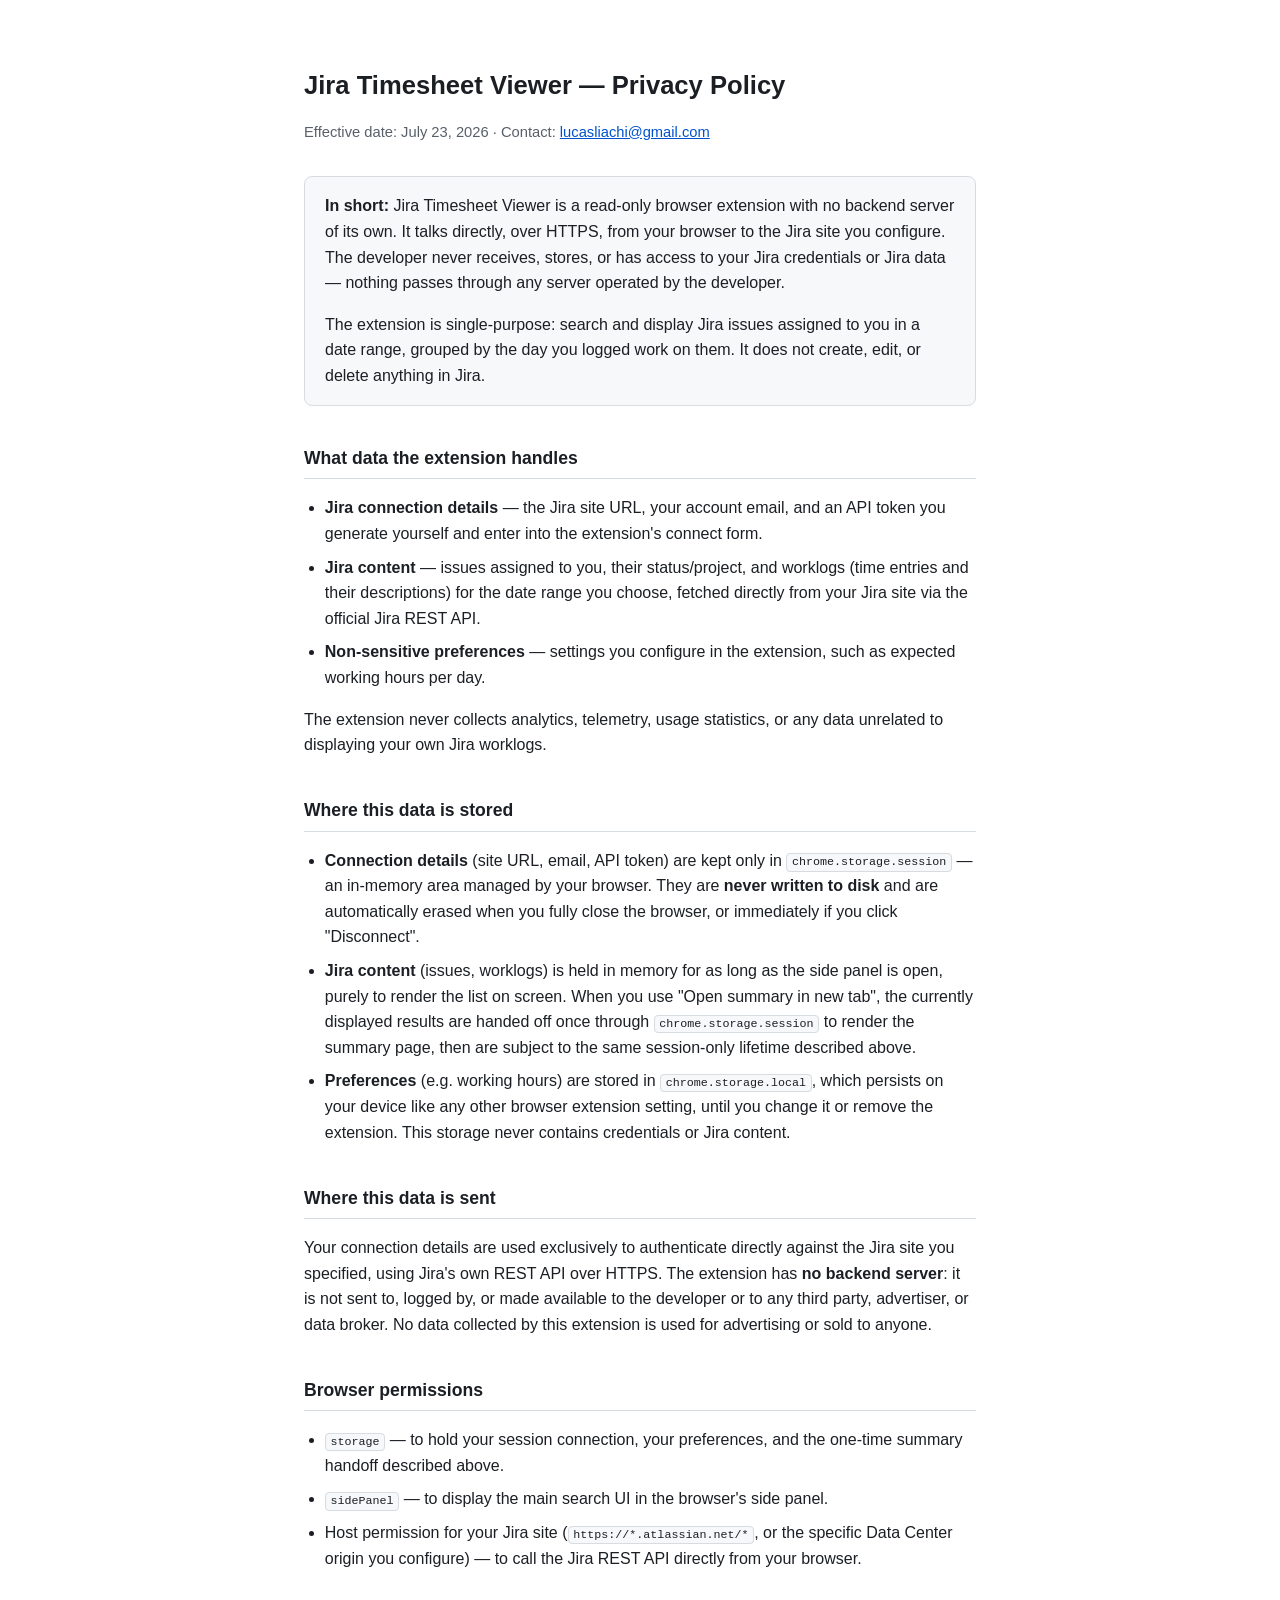
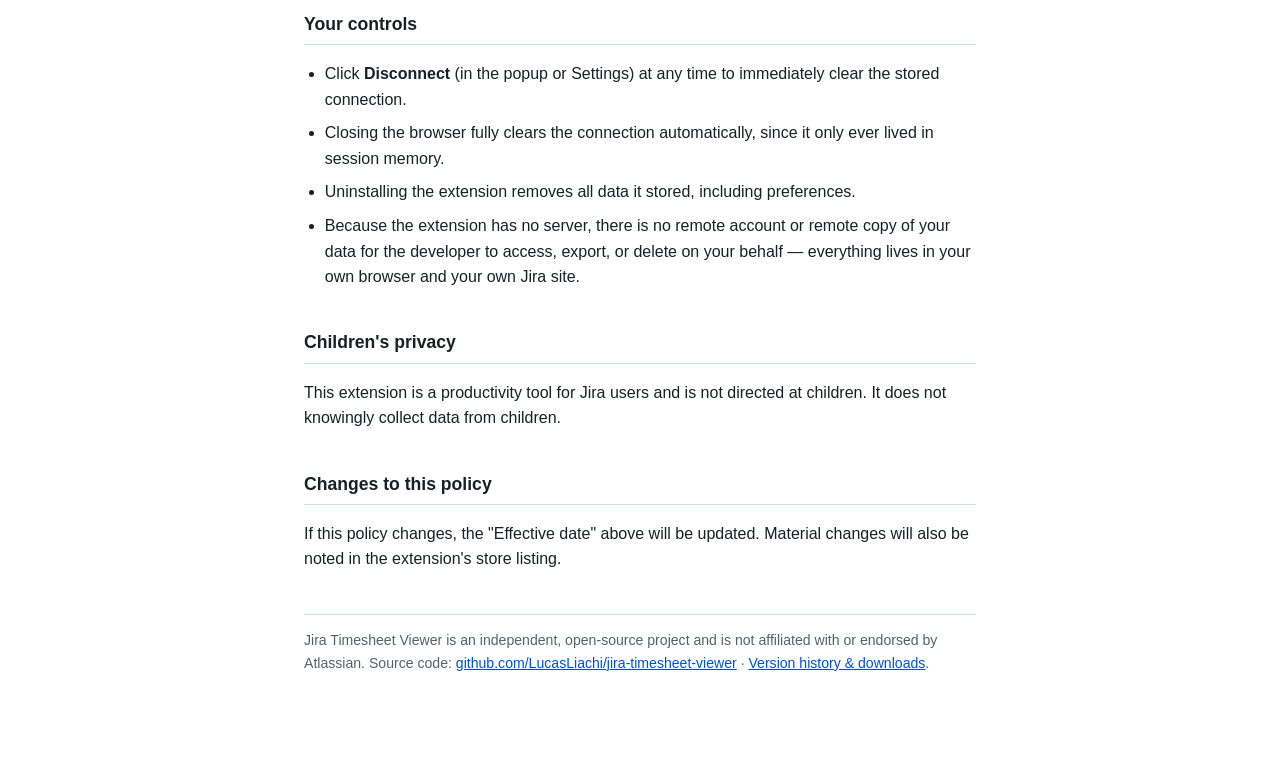
<file: docs/index.html>
<!doctype html>
<html lang="en">
<head>
<meta charset="utf-8">
<meta name="viewport" content="width=device-width, initial-scale=1">
<title>Jira Timesheet Viewer — Privacy Policy</title>
<style>
  :root {
    --bg: #ffffff;
    --fg: #1b1f24;
    --muted: #57606a;
    --accent: #0052cc;
    --border: #d7dce1;
    --card: #f6f8fa;
  }
  @media (prefers-color-scheme: dark) {
    :root {
      --bg: #0d1117;
      --fg: #e6edf3;
      --muted: #9aa5b1;
      --accent: #4c9aff;
      --border: #2d333b;
      --card: #161b22;
    }
  }
  * { box-sizing: border-box; }
  body {
    margin: 0;
    background: var(--bg);
    color: var(--fg);
    font-family: -apple-system, BlinkMacSystemFont, "Segoe UI", Roboto, Helvetica, Arial, sans-serif;
    line-height: 1.6;
  }
  main {
    max-width: 720px;
    margin: 0 auto;
    padding: 48px 24px 96px;
  }
  h1 {
    font-size: 1.6rem;
    margin-bottom: 4px;
  }
  .meta {
    color: var(--muted);
    font-size: 0.92rem;
    margin-bottom: 32px;
  }
  h2 {
    font-size: 1.1rem;
    margin-top: 2.2em;
    border-bottom: 1px solid var(--border);
    padding-bottom: 6px;
  }
  p, li { color: var(--fg); }
  ul { padding-left: 1.3em; }
  li { margin-bottom: 0.5em; }
  .summary {
    background: var(--card);
    border: 1px solid var(--border);
    border-radius: 8px;
    padding: 16px 20px;
    margin: 24px 0;
  }
  .summary p:first-child { margin-top: 0; }
  .summary p:last-child { margin-bottom: 0; }
  a { color: var(--accent); }
  code {
    background: var(--card);
    border: 1px solid var(--border);
    border-radius: 4px;
    padding: 0.1em 0.4em;
    font-size: 0.9em;
  }
  footer {
    margin-top: 3em;
    padding-top: 1em;
    border-top: 1px solid var(--border);
    color: var(--muted);
    font-size: 0.88rem;
  }
</style>
</head>
<body>
<main>
  <h1>Jira Timesheet Viewer — Privacy Policy</h1>
  <p class="meta">Effective date: July 23, 2026 · Contact: <a href="mailto:lucasliachi@gmail.com">lucasliachi@gmail.com</a></p>

  <div class="summary">
    <p><strong>In short:</strong> Jira Timesheet Viewer is a read-only browser extension with no backend server of its own. It talks directly, over HTTPS, from your browser to the Jira site you configure. The developer never receives, stores, or has access to your Jira credentials or Jira data — nothing passes through any server operated by the developer.</p>
    <p>The extension is single-purpose: search and display Jira issues assigned to you in a date range, grouped by the day you logged work on them. It does not create, edit, or delete anything in Jira.</p>
  </div>

  <h2>What data the extension handles</h2>
  <ul>
    <li><strong>Jira connection details</strong> — the Jira site URL, your account email, and an API token you generate yourself and enter into the extension's connect form.</li>
    <li><strong>Jira content</strong> — issues assigned to you, their status/project, and worklogs (time entries and their descriptions) for the date range you choose, fetched directly from your Jira site via the official Jira REST API.</li>
    <li><strong>Non-sensitive preferences</strong> — settings you configure in the extension, such as expected working hours per day.</li>
  </ul>
  <p>The extension never collects analytics, telemetry, usage statistics, or any data unrelated to displaying your own Jira worklogs.</p>

  <h2>Where this data is stored</h2>
  <ul>
    <li><strong>Connection details</strong> (site URL, email, API token) are kept only in <code>chrome.storage.session</code> — an in-memory area managed by your browser. They are <strong>never written to disk</strong> and are automatically erased when you fully close the browser, or immediately if you click "Disconnect".</li>
    <li><strong>Jira content</strong> (issues, worklogs) is held in memory for as long as the side panel is open, purely to render the list on screen. When you use "Open summary in new tab", the currently displayed results are handed off once through <code>chrome.storage.session</code> to render the summary page, then are subject to the same session-only lifetime described above.</li>
    <li><strong>Preferences</strong> (e.g. working hours) are stored in <code>chrome.storage.local</code>, which persists on your device like any other browser extension setting, until you change it or remove the extension. This storage never contains credentials or Jira content.</li>
  </ul>

  <h2>Where this data is sent</h2>
  <p>Your connection details are used exclusively to authenticate directly against the Jira site you specified, using Jira's own REST API over HTTPS. The extension has <strong>no backend server</strong>: it is not sent to, logged by, or made available to the developer or to any third party, advertiser, or data broker. No data collected by this extension is used for advertising or sold to anyone.</p>

  <h2>Browser permissions</h2>
  <ul>
    <li><code>storage</code> — to hold your session connection, your preferences, and the one-time summary handoff described above.</li>
    <li><code>sidePanel</code> — to display the main search UI in the browser's side panel.</li>
    <li>Host permission for your Jira site (<code>https://*.atlassian.net/*</code>, or the specific Data Center origin you configure) — to call the Jira REST API directly from your browser.</li>
  </ul>

  <h2>Your controls</h2>
  <ul>
    <li>Click <strong>Disconnect</strong> (in the popup or Settings) at any time to immediately clear the stored connection.</li>
    <li>Closing the browser fully clears the connection automatically, since it only ever lived in session memory.</li>
    <li>Uninstalling the extension removes all data it stored, including preferences.</li>
    <li>Because the extension has no server, there is no remote account or remote copy of your data for the developer to access, export, or delete on your behalf — everything lives in your own browser and your own Jira site.</li>
  </ul>

  <h2>Children's privacy</h2>
  <p>This extension is a productivity tool for Jira users and is not directed at children. It does not knowingly collect data from children.</p>

  <h2>Changes to this policy</h2>
  <p>If this policy changes, the "Effective date" above will be updated. Material changes will also be noted in the extension's store listing.</p>

  <footer>
    Jira Timesheet Viewer is an independent, open-source project and is not affiliated with or endorsed by Atlassian. Source code: <a href="https://github.com/LucasLiachi/jira-timesheet-viewer">github.com/LucasLiachi/jira-timesheet-viewer</a> · <a href="changelog.html">Version history & downloads</a>.
  </footer>
</main>
</body>
</html>
</file>
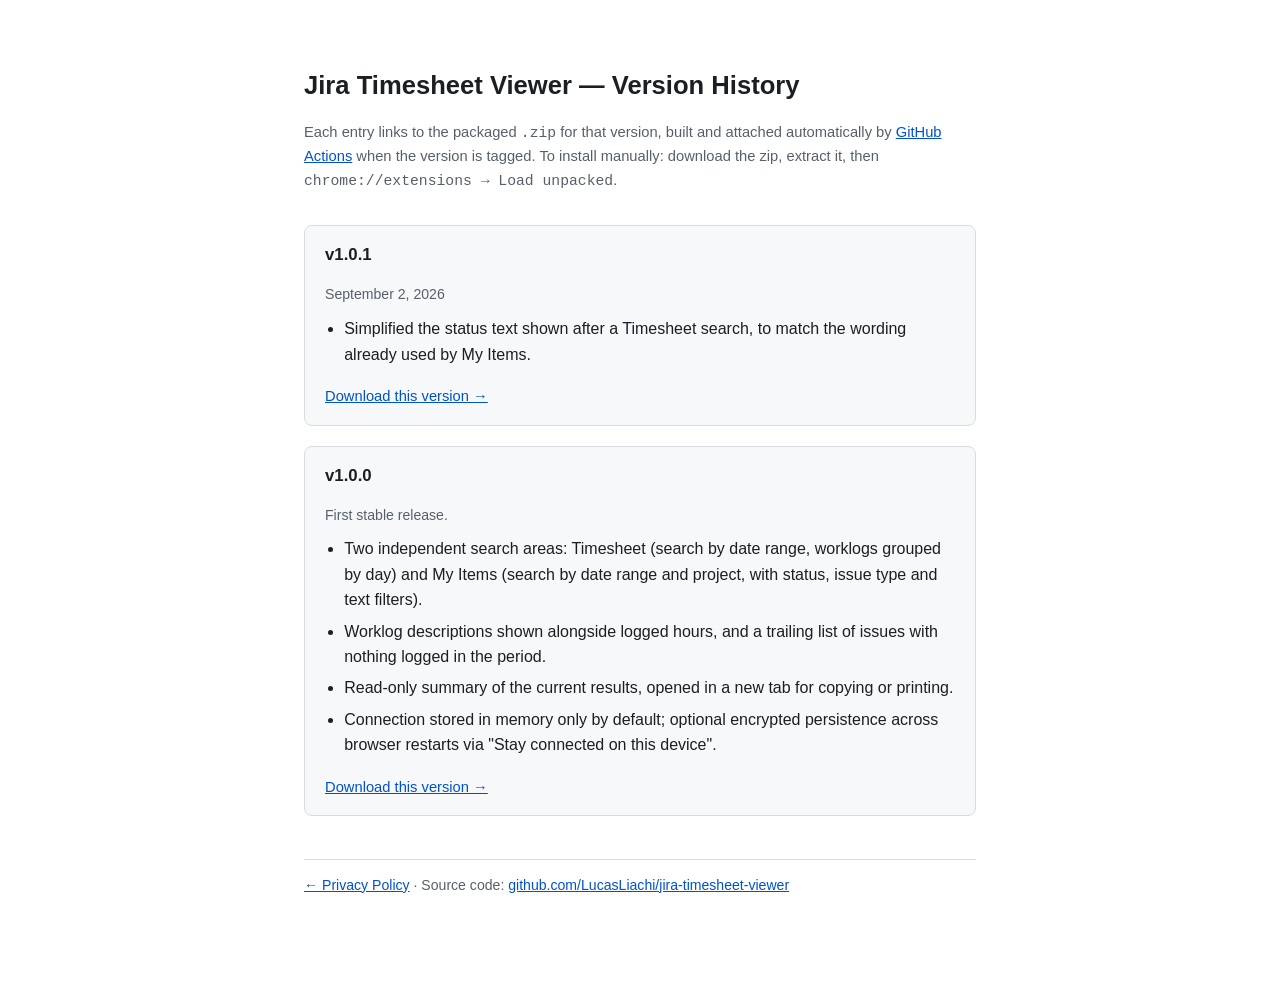
<file: docs/changelog.html>
<!doctype html>
<html lang="en">
<head>
<meta charset="utf-8">
<meta name="viewport" content="width=device-width, initial-scale=1">
<title>Jira Timesheet Viewer — Version History</title>
<style>
  :root {
    --bg: #ffffff;
    --fg: #1b1f24;
    --muted: #57606a;
    --accent: #0052cc;
    --border: #d7dce1;
    --card: #f6f8fa;
  }
  @media (prefers-color-scheme: dark) {
    :root {
      --bg: #0d1117;
      --fg: #e6edf3;
      --muted: #9aa5b1;
      --accent: #4c9aff;
      --border: #2d333b;
      --card: #161b22;
    }
  }
  * { box-sizing: border-box; }
  body {
    margin: 0;
    background: var(--bg);
    color: var(--fg);
    font-family: -apple-system, BlinkMacSystemFont, "Segoe UI", Roboto, Helvetica, Arial, sans-serif;
    line-height: 1.6;
  }
  main {
    max-width: 720px;
    margin: 0 auto;
    padding: 48px 24px 96px;
  }
  h1 {
    font-size: 1.6rem;
    margin-bottom: 4px;
  }
  .meta {
    color: var(--muted);
    font-size: 0.92rem;
    margin-bottom: 32px;
  }
  .release {
    background: var(--card);
    border: 1px solid var(--border);
    border-radius: 8px;
    padding: 16px 20px;
    margin: 20px 0;
  }
  .release h2 {
    font-size: 1.05rem;
    margin: 0 0 4px;
  }
  .release .date {
    color: var(--muted);
    font-size: 0.88rem;
    margin-bottom: 10px;
  }
  .release ul {
    padding-left: 1.2em;
    margin: 10px 0;
  }
  .release li {
    margin-bottom: 0.35em;
  }
  a { color: var(--accent); }
  .download {
    display: inline-block;
    margin-top: 8px;
    font-size: 0.92rem;
  }
  footer {
    margin-top: 3em;
    padding-top: 1em;
    border-top: 1px solid var(--border);
    color: var(--muted);
    font-size: 0.88rem;
  }
</style>
</head>
<body>
<main>
  <h1>Jira Timesheet Viewer — Version History</h1>
  <p class="meta">Each entry links to the packaged <code>.zip</code> for that version, built and attached automatically by <a href="https://github.com/LucasLiachi/jira-timesheet-viewer/actions/workflows/release.yml">GitHub Actions</a> when the version is tagged. To install manually: download the zip, extract it, then <code>chrome://extensions → Load unpacked</code>.</p>

  <!-- ship-release skill: newest entry goes right below this comment -->

  <div class="release">
    <h2>v1.0.1</h2>
    <p class="date">September 2, 2026</p>
    <ul>
      <li>Simplified the status text shown after a Timesheet search, to match the wording already used by My Items.</li>
    </ul>
    <a class="download" href="https://github.com/LucasLiachi/jira-timesheet-viewer/releases/tag/v1.0.1">Download this version →</a>
  </div>

  <div class="release">
    <h2>v1.0.0</h2>
    <p class="date">First stable release.</p>
    <ul>
      <li>Two independent search areas: Timesheet (search by date range, worklogs grouped by day) and My Items (search by date range and project, with status, issue type and text filters).</li>
      <li>Worklog descriptions shown alongside logged hours, and a trailing list of issues with nothing logged in the period.</li>
      <li>Read-only summary of the current results, opened in a new tab for copying or printing.</li>
      <li>Connection stored in memory only by default; optional encrypted persistence across browser restarts via "Stay connected on this device".</li>
    </ul>
    <a class="download" href="https://github.com/LucasLiachi/jira-timesheet-viewer/releases/tag/v1.0.0">Download this version →</a>
  </div>

  <footer>
    <a href="index.html">← Privacy Policy</a> · Source code: <a href="https://github.com/LucasLiachi/jira-timesheet-viewer">github.com/LucasLiachi/jira-timesheet-viewer</a>
  </footer>
</main>
</body>
</html>
</file>
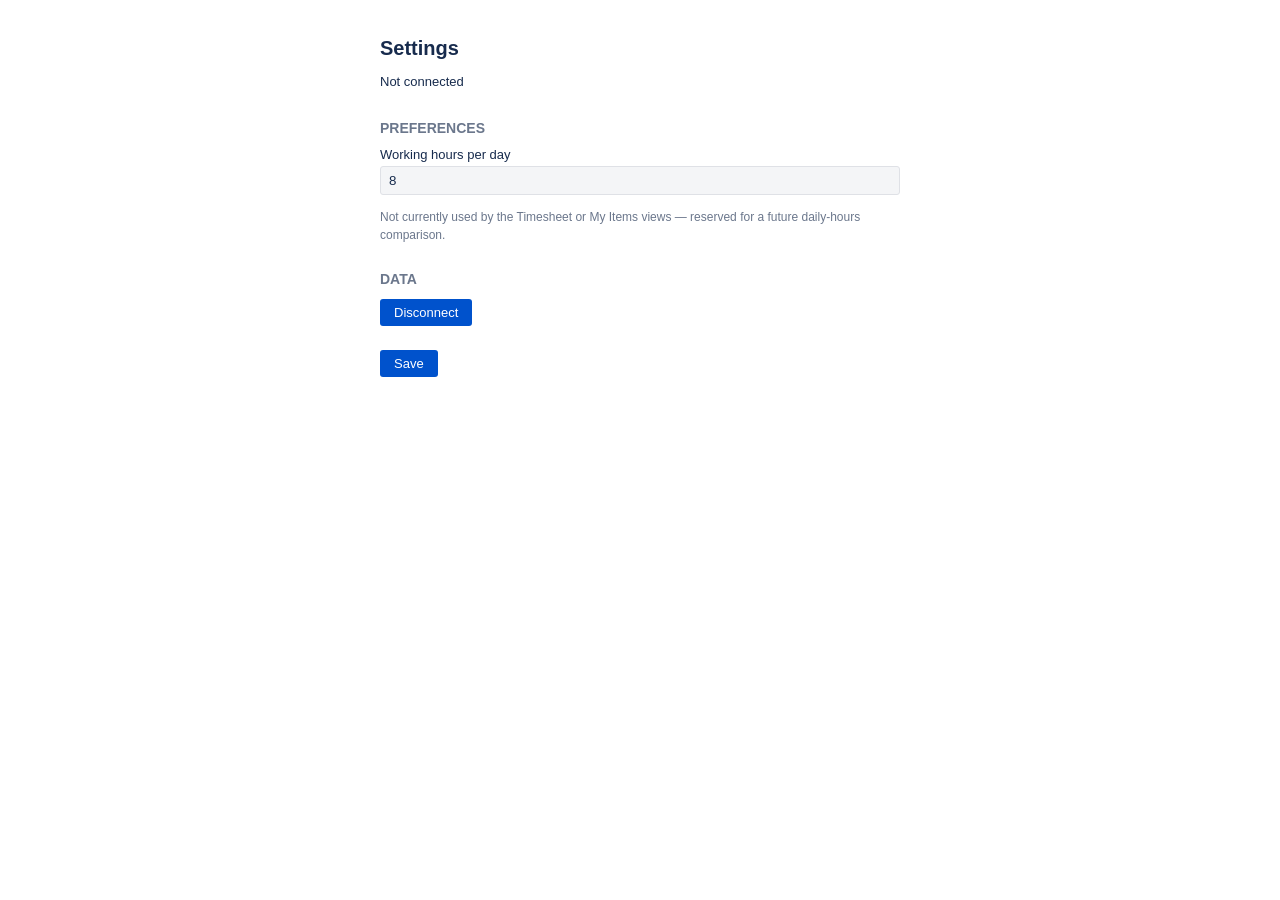
<file: src/options/options.html>
<!doctype html>
<html lang="en">
  <head>
    <meta charset="utf-8" />
    <title>Jira Timesheet Viewer — Settings</title>
    <link rel="stylesheet" href="options.css" />
  </head>
  <body>
    <main>
      <h1>Settings</h1>

      <!-- Read-only: this page observes the connection, it doesn't create one.
           Base URL / e-mail / API token are entered on the popup's Connect form,
           never on this page — kept in chrome.storage.session (memory-only,
           cleared on browser close), never in chrome.storage.local or on disk. -->
      <p id="status" role="status">Not connected</p>

      <section>
        <h2>Preferences</h2>
        <label>Working hours per day
          <input id="workdayHours" type="number" min="1" max="24" step="0.5" value="8" />
        </label>
        <small>Not currently used by the Timesheet or My Items views — reserved for a future daily-hours comparison.</small>
      </section>

      <section>
        <h2>Data</h2>
        <button id="disconnect" type="button">Disconnect</button>
      </section>

      <div class="actions">
        <button id="save" type="button">Save</button>
      </div>
    </main>
    <script type="module" src="options.js"></script>
  </body>
</html>
</file>
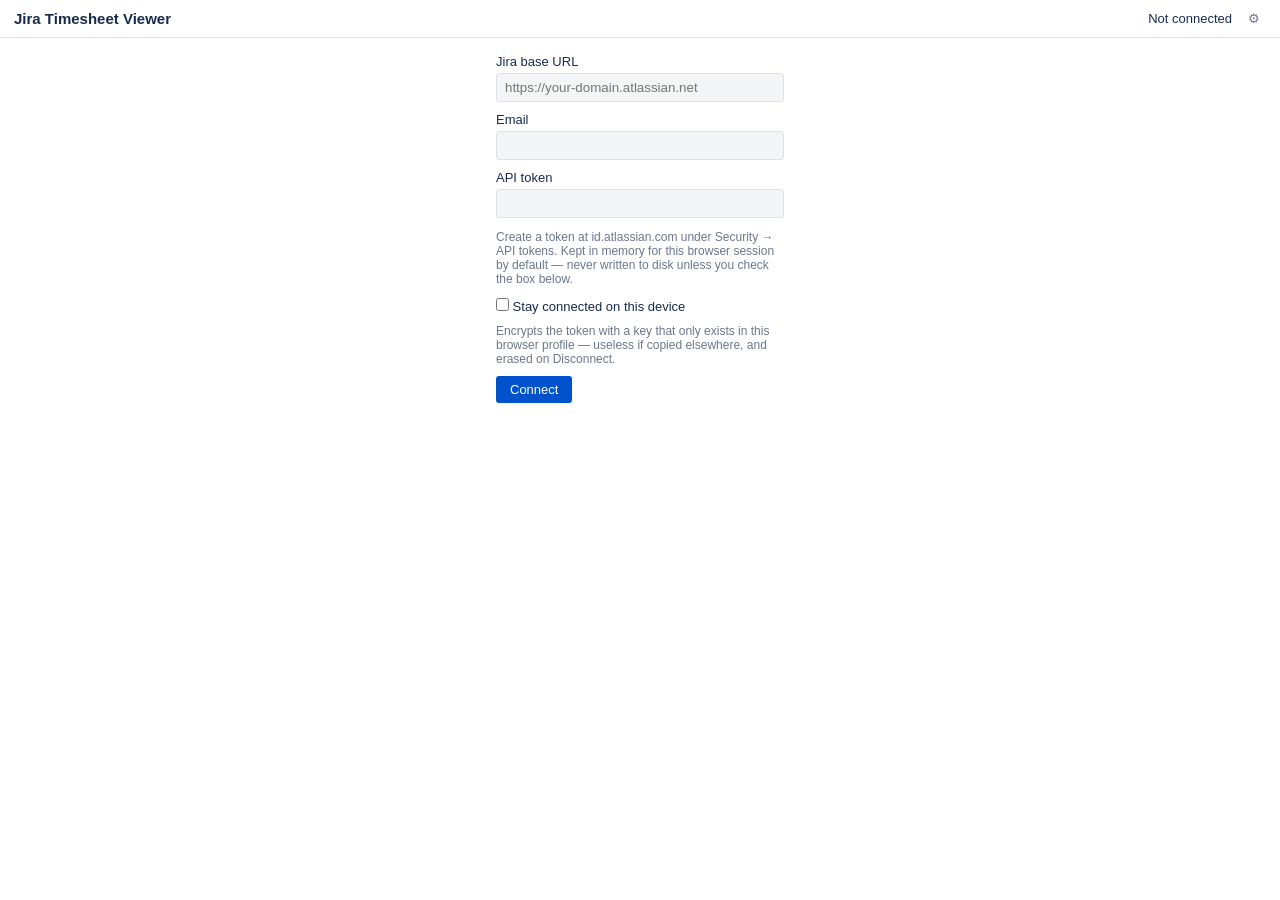
<file: src/panel/panel.html>
<!doctype html>
<html lang="en">
  <head>
    <meta charset="utf-8" />
    <title>Jira Timesheet Viewer</title>
    <link rel="stylesheet" href="panel.css" />
  </head>
  <body>
    <header class="shell-header">
      <h1>Jira Timesheet Viewer</h1>
      <div class="header-actions">
        <span id="who">Not connected</span>
        <button id="disconnect" type="button" hidden>Disconnect</button>
        <button id="open-settings" type="button" title="Settings" aria-label="Settings">&#9881;&#xFE0E;</button>
      </div>
    </header>

    <div id="connect-container"></div>

    <main id="app" hidden>
      <!-- CONTEXT 1 — TIMESHEET (worklogs in the period) -->
      <section class="context-section" id="timesheet-context">
        <h2 class="context-heading">Timesheet</h2>
        <div class="calendar-toolbar">
          <button id="prev-month" type="button" aria-label="Previous month">&lsaquo;</button>
          <span id="month-label"></span>
          <button id="next-month" type="button" aria-label="Next month">&rsaquo;</button>
        </div>
        <div id="calendar"></div>
        <p class="range-summary">
          <span id="range-hint" class="hint"></span>
          <span id="period-total" class="hint"></span>
        </p>
        <button id="search-btn" type="button" class="search-button" disabled title="Search worklogs for the selected period">
          Search Timesheet
        </button>
        <p id="timesheet-status" class="hint"></p>
        <div id="timesheet-list"></div>
        <button id="open-summary" type="button" class="summary-button" disabled title="Open a summary of logged worklogs in a new tab">
          Open summary in new tab
        </button>
      </section>

      <hr class="context-divider" />

      <!-- CONTEXT 2 — MY ITEMS (assigned issues, ownership view) -->
      <section class="context-section" id="my-items-context">
        <h2 class="context-heading">My Items</h2>
        <div id="project-filter"></div>
        <div id="status-filter"></div>
        <div id="issue-type-filter"></div>
        <div class="text-filter">
          <input id="work-item-filter" type="text" placeholder="Search by key or summary…" aria-label="Search work items" />
        </div>
        <div class="unlogged-toggle-wrapper">
          <label class="unlogged-toggle-label">
            <input id="unlogged-only-filter" type="checkbox" />
            <span class="unlogged-toggle-text">⚠️ Unlogged only</span>
          </label>
        </div>
        <p class="range-summary">
          <span id="unlogged-count-badge" class="unlogged-badge" hidden></span>
        </p>
        <button id="search-my-items-btn" type="button" class="search-button" disabled title="Search assigned items for the selected period">
          Search My Items
        </button>
        <p id="my-items-status" class="hint"></p>
        <div id="my-items-list"></div>
      </section>
    </main>

    <script type="module" src="panel.js"></script>
  </body>
</html>
</file>
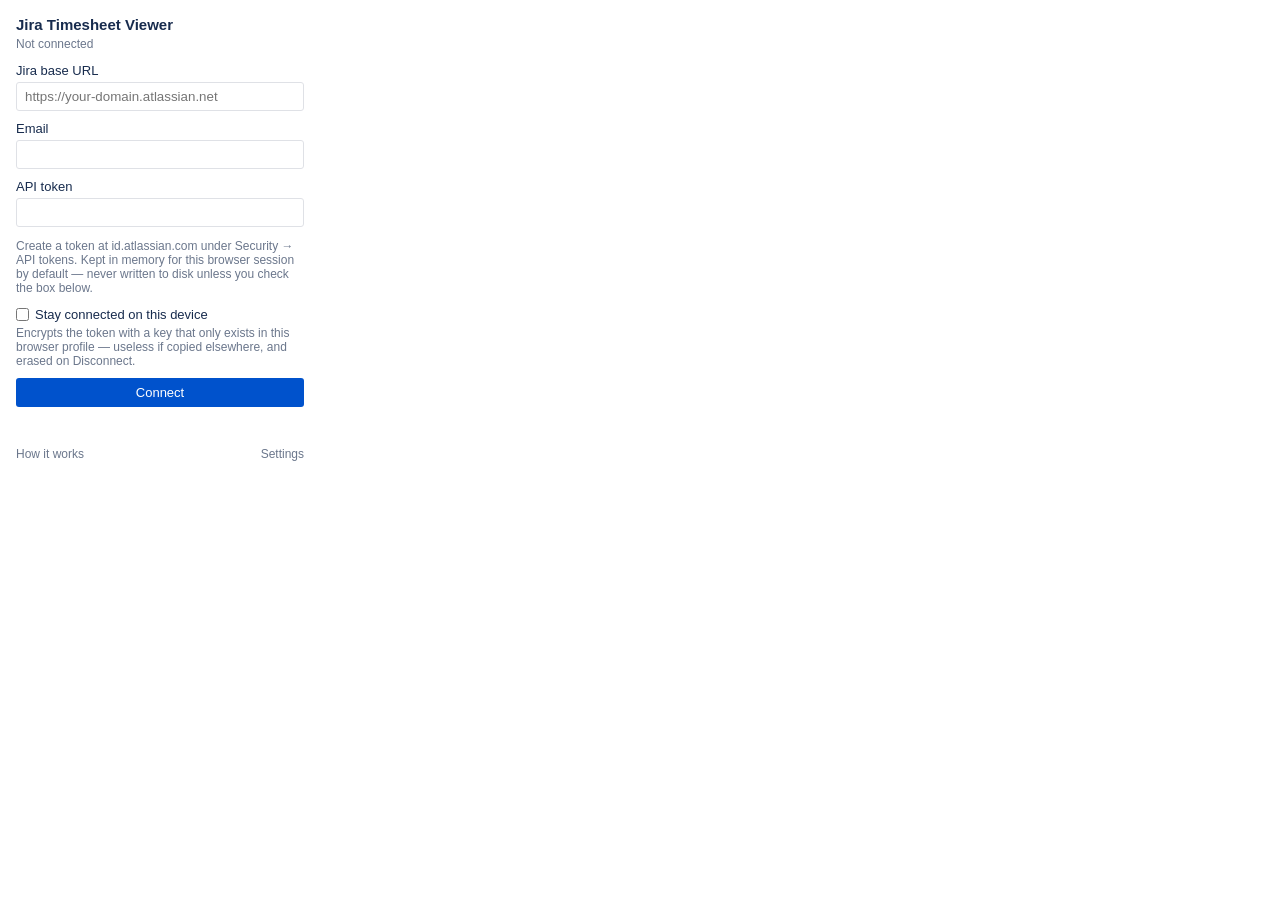
<file: src/popup/popup.html>
<!doctype html>
<html lang="en">
  <head>
    <meta charset="utf-8" />
    <title>Jira Timesheet Viewer</title>
    <style>
      body { width: 320px; margin: 0; font-family: -apple-system, "Segoe UI", sans-serif; color: #172b4d; }
      main { padding: 16px; }
      h1 { font-size: 15px; margin: 0 0 4px; }
      #who { color: #6b778c; font-size: 12px; margin: 0 0 12px; }
      label { display: block; margin-bottom: 10px; font-size: 13px; }
      input {
        display: block; width: 100%; box-sizing: border-box; margin-top: 4px;
        padding: 6px 8px; border: 1px solid #dfe1e6; border-radius: 3px;
      }
      .connect-disclosure { color: #6b778c; font-size: 12px; }
      .connect-remember { display: flex; align-items: center; gap: 6px; font-size: 13px; margin-bottom: 4px; }
      .connect-remember input { display: inline; width: auto; margin: 0; }
      .connect-remember-hint { color: #6b778c; font-size: 12px; margin: 0 0 10px; }
      button {
        padding: 7px 14px; border: none; border-radius: 3px; background: #0052cc;
        color: #fff; cursor: pointer; font-size: 13px; width: 100%;
      }
      .connect-status { font-size: 12px; min-height: 16px; color: #de350b; }
      .links { margin-top: 12px; display: flex; justify-content: space-between; font-size: 12px; }
      .links a { color: #6b778c; text-decoration: none; }
      .links a:hover { color: #0052cc; }
    </style>
  </head>
  <body>
    <main>
      <h1>Jira Timesheet Viewer</h1>
      <p id="who">Not connected</p>

      <div id="connect-container"></div>

      <button id="open-panel" type="button" hidden>Open My Items</button>

      <p class="links">
        <a href="#" id="open-help">How it works</a>
        <a href="#" id="open-settings">Settings</a>
      </p>
    </main>
    <script type="module" src="popup.js"></script>
  </body>
</html>
</file>
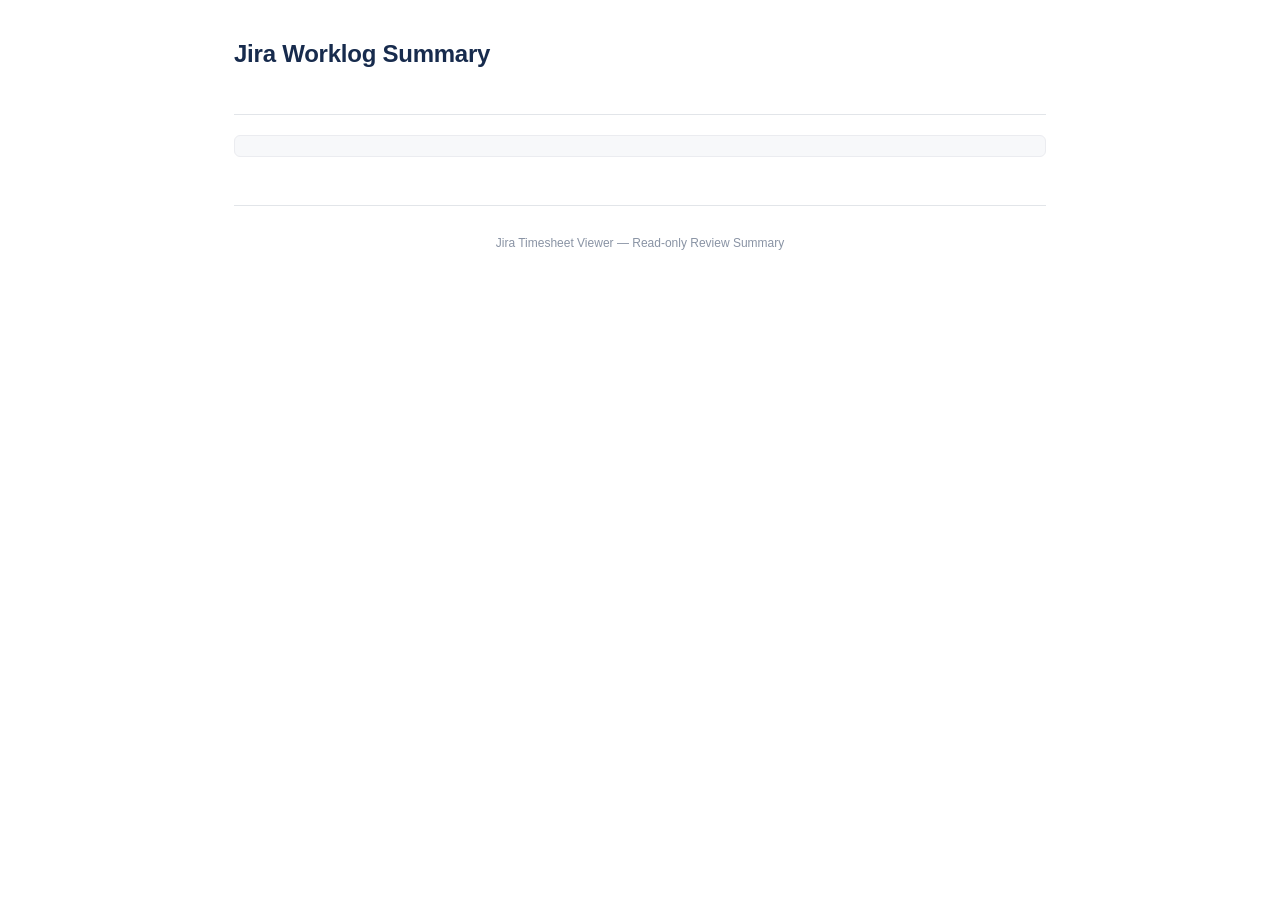
<file: src/summary/summary.html>
<!doctype html>
<html lang="en">
  <head>
    <meta charset="utf-8" />
    <meta name="viewport" content="width=device-width, initial-scale=1.0" />
    <title>Jira Worklog Summary</title>
    <link rel="stylesheet" href="summary.css" />
  </head>
  <body>
    <div class="summary-container">
      <header class="summary-header">
        <div class="header-main">
          <h1>Jira Worklog Summary</h1>
          <p id="range-label" class="range-label"></p>
          <div id="filters-container" class="filters-container">
            <p id="filters-label" class="filters-label"></p>
          </div>
        </div>

        <div id="kpi-metrics" class="kpi-metrics"></div>
      </header>

      <nav id="summary-toc" class="summary-toc" aria-label="Day Index"></nav>

      <main id="summary-main">
        <section id="days" class="days-section" aria-label="Logged Days"></section>
        <section id="unlogged" class="unlogged-section" aria-label="Pending Unlogged Work Items"></section>
      </main>

      <footer class="summary-footer">
        <p id="footer-meta">Jira Timesheet Viewer — Read-only Review Summary</p>
      </footer>
    </div>
    <script type="module" src="summary.js"></script>
  </body>
</html>
</file>
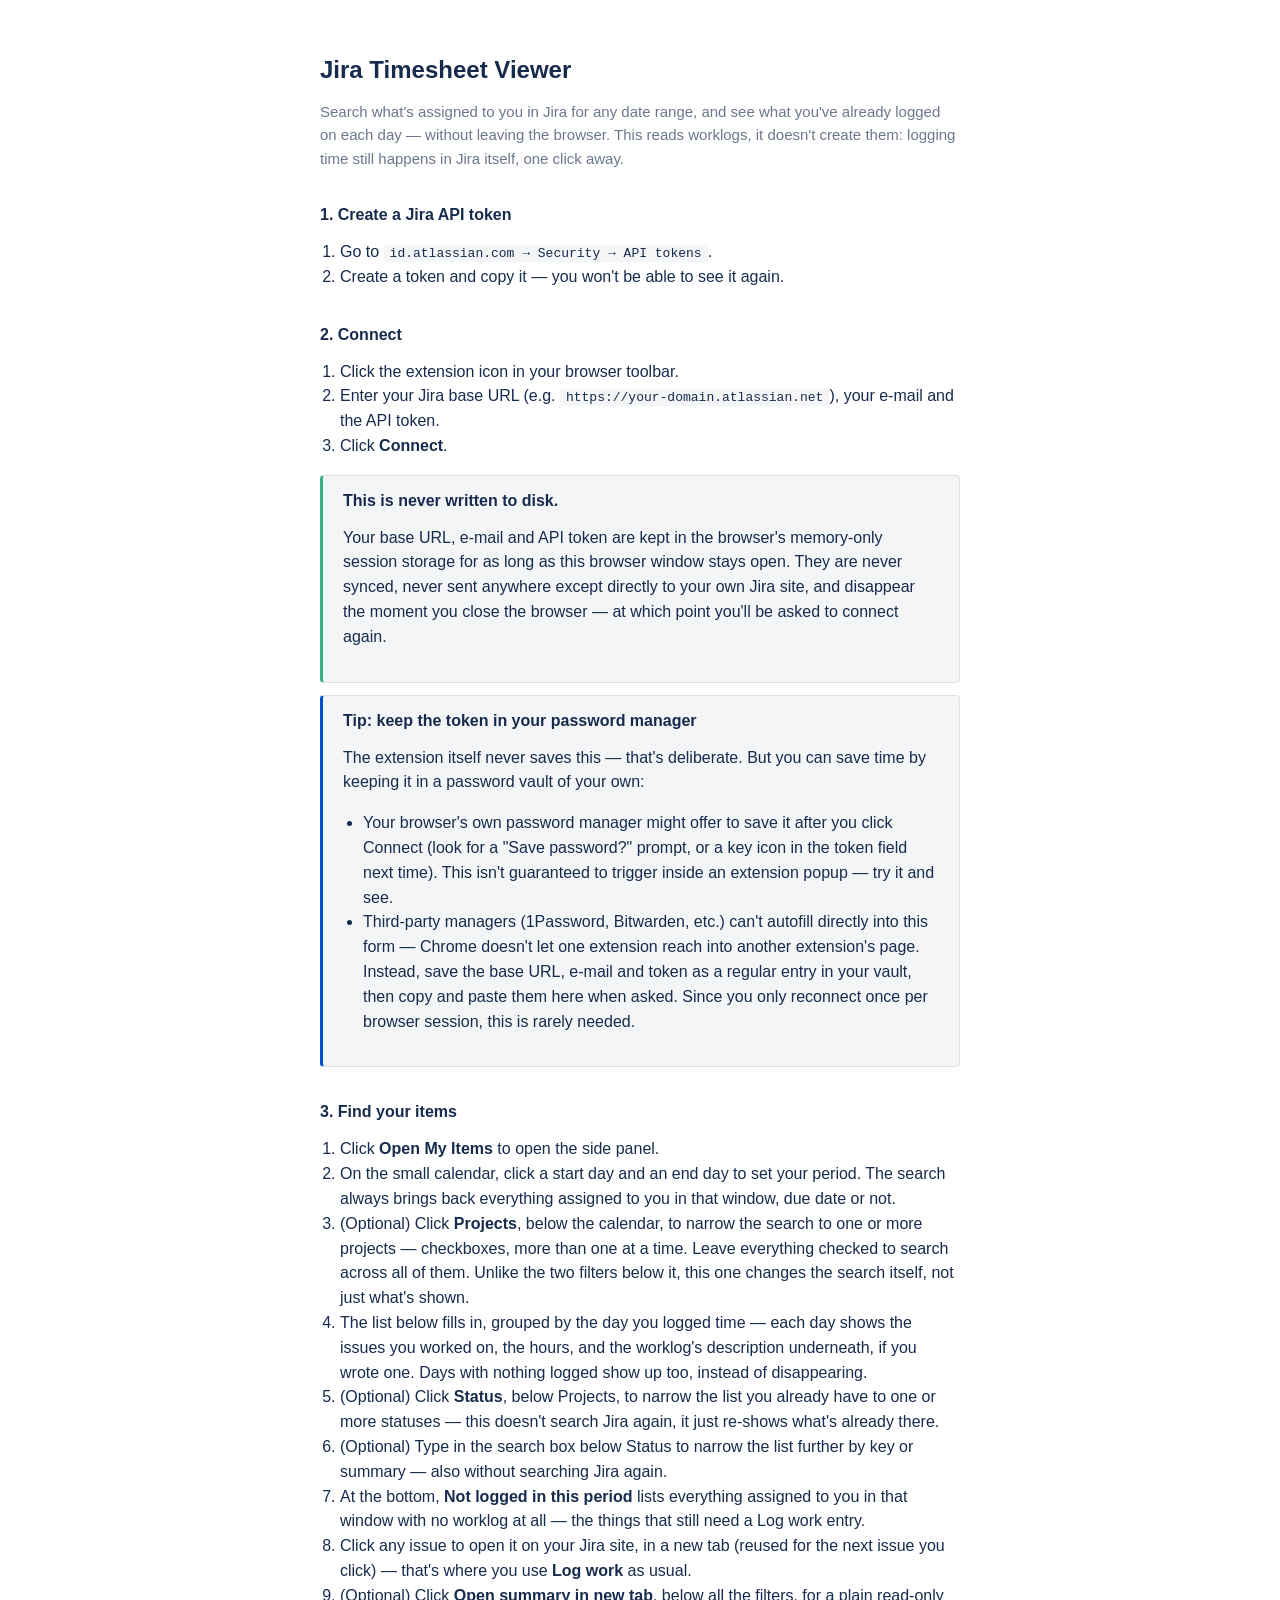
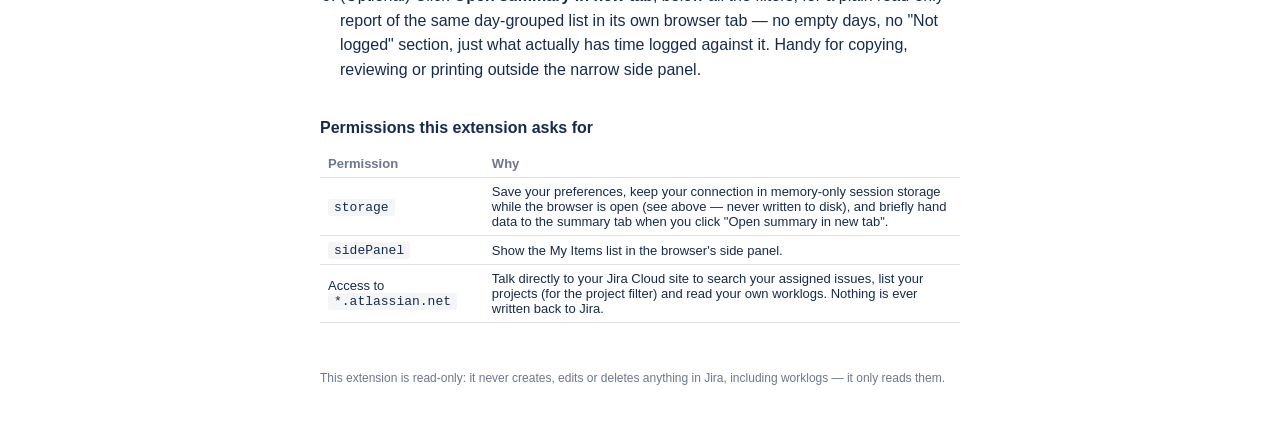
<file: src/welcome/welcome.html>
<!doctype html>
<html lang="en">
  <head>
    <meta charset="utf-8" />
    <title>Jira Timesheet Viewer — Getting started</title>
    <style>
      :root {
        --bg: #ffffff; --bg-subtle: #f4f5f7; --border: #dfe1e6;
        --text: #172b4d; --text-subtle: #6b778c; --accent: #0052cc;
        --success: #36b37e; --radius: 4px;
        --font: -apple-system, BlinkMacSystemFont, "Segoe UI", Roboto, sans-serif;
      }
      @media (prefers-color-scheme: dark) {
        :root { --bg: #1d2125; --bg-subtle: #22272b; --border: #38414a;
                 --text: #b6c2cf; --text-subtle: #8c9bab; --accent: #579dff; }
      }
      body { font-family: var(--font); background: var(--bg); color: var(--text); margin: 0; }
      main { max-width: 640px; margin: 0 auto; padding: 40px 24px 64px; }
      h1 { font-size: 24px; }
      h2 { font-size: 16px; margin-top: 36px; }
      p, li { line-height: 1.55; color: var(--text); }
      .lede { color: var(--text-subtle); font-size: 15px; }
      ol, ul { padding-left: 20px; }
      code {
        background: var(--bg-subtle); padding: 1px 6px; border-radius: 3px;
        font-size: 13px;
      }
      .card {
        background: var(--bg-subtle); border: 1px solid var(--border);
        border-radius: var(--radius); padding: 16px 20px; margin-top: 12px;
      }
      .card.privacy { border-left: 3px solid var(--success); }
      .card.tip { border-left: 3px solid var(--accent); }
      table { border-collapse: collapse; width: 100%; margin-top: 8px; font-size: 13px; }
      th, td { text-align: left; padding: 6px 8px; border-bottom: 1px solid var(--border); }
      th { color: var(--text-subtle); font-weight: 600; }
      footer { margin-top: 48px; color: var(--text-subtle); font-size: 12px; }
    </style>
  </head>
  <body>
    <main>
      <h1>Jira Timesheet Viewer</h1>
      <p class="lede">Search what's assigned to you in Jira for any date range, and see what you've already logged on each day — without leaving the browser. This reads worklogs, it doesn't create them: logging time still happens in Jira itself, one click away.</p>

      <h2>1. Create a Jira API token</h2>
      <ol>
        <li>Go to <code>id.atlassian.com → Security → API tokens</code>.</li>
        <li>Create a token and copy it — you won't be able to see it again.</li>
      </ol>

      <h2>2. Connect</h2>
      <ol>
        <li>Click the extension icon in your browser toolbar.</li>
        <li>Enter your Jira base URL (e.g. <code>https://your-domain.atlassian.net</code>), your e-mail and the API token.</li>
        <li>Click <strong>Connect</strong>.</li>
      </ol>

      <div class="card privacy">
        <strong>This is never written to disk.</strong>
        <p>Your base URL, e-mail and API token are kept in the browser's memory-only session storage for as long as this browser window stays open. They are never synced, never sent anywhere except directly to your own Jira site, and disappear the moment you close the browser — at which point you'll be asked to connect again.</p>
      </div>

      <div class="card tip">
        <strong>Tip: keep the token in your password manager</strong>
        <p>The extension itself never saves this — that's deliberate. But you can save time by keeping it in a password vault of your own:</p>
        <ul>
          <li>Your browser's own password manager might offer to save it after you click Connect (look for a "Save password?" prompt, or a key icon in the token field next time). This isn't guaranteed to trigger inside an extension popup — try it and see.</li>
          <li>Third-party managers (1Password, Bitwarden, etc.) can't autofill directly into this form — Chrome doesn't let one extension reach into another extension's page. Instead, save the base URL, e-mail and token as a regular entry in your vault, then copy and paste them here when asked. Since you only reconnect once per browser session, this is rarely needed.</li>
        </ul>
      </div>

      <h2>3. Find your items</h2>
      <ol>
        <li>Click <strong>Open My Items</strong> to open the side panel.</li>
        <li>On the small calendar, click a start day and an end day to set your period. The search always brings back everything assigned to you in that window, due date or not.</li>
        <li>(Optional) Click <strong>Projects</strong>, below the calendar, to narrow the search to one or more projects — checkboxes, more than one at a time. Leave everything checked to search across all of them. Unlike the two filters below it, this one changes the search itself, not just what's shown.</li>
        <li>The list below fills in, grouped by the day you logged time — each day shows the issues you worked on, the hours, and the worklog's description underneath, if you wrote one. Days with nothing logged show up too, instead of disappearing.</li>
        <li>(Optional) Click <strong>Status</strong>, below Projects, to narrow the list you already have to one or more statuses — this doesn't search Jira again, it just re-shows what's already there.</li>
        <li>(Optional) Type in the search box below Status to narrow the list further by key or summary — also without searching Jira again.</li>
        <li>At the bottom, <strong>Not logged in this period</strong> lists everything assigned to you in that window with no worklog at all — the things that still need a Log work entry.</li>
        <li>Click any issue to open it on your Jira site, in a new tab (reused for the next issue you click) — that's where you use <strong>Log work</strong> as usual.</li>
        <li>(Optional) Click <strong>Open summary in new tab</strong>, below all the filters, for a plain read-only report of the same day-grouped list in its own browser tab — no empty days, no "Not logged" section, just what actually has time logged against it. Handy for copying, reviewing or printing outside the narrow side panel.</li>
      </ol>

      <h2>Permissions this extension asks for</h2>
      <table>
        <tr><th>Permission</th><th>Why</th></tr>
        <tr><td><code>storage</code></td><td>Save your preferences, keep your connection in memory-only session storage while the browser is open (see above — never written to disk), and briefly hand data to the summary tab when you click "Open summary in new tab".</td></tr>
        <tr><td><code>sidePanel</code></td><td>Show the My Items list in the browser's side panel.</td></tr>
        <tr><td>Access to <code>*.atlassian.net</code></td><td>Talk directly to your Jira Cloud site to search your assigned issues, list your projects (for the project filter) and read your own worklogs. Nothing is ever written back to Jira.</td></tr>
      </table>

      <footer>
        This extension is read-only: it never creates, edits or deletes anything in Jira, including worklogs — it only reads them.
      </footer>
    </main>
  </body>
</html>
</file>
<file: src/options/options.css>
:root {
  --bg: #fff; --bg-subtle: #f4f5f7; --border: #dfe1e6;
  --text: #172b4d; --text-subtle: #6b778c; --accent: #0052cc;
  --success: #36b37e; --danger: #de350b; --radius: 3px;
  --font: -apple-system, BlinkMacSystemFont, "Segoe UI", Roboto, sans-serif;
}
@media (prefers-color-scheme: dark) {
  :root { --bg: #1d2125; --bg-subtle: #22272b; --border: #38414a;
          --text: #b6c2cf; --text-subtle: #8c9bab; --accent: #579dff; }
}
body { font-family: var(--font); background: var(--bg); color: var(--text); margin: 0; }
main { max-width: 520px; margin: 0 auto; padding: 24px; }
h1 { font-size: 20px; }
h2 { font-size: 14px; text-transform: uppercase; color: var(--text-subtle); margin-top: 28px; }
label { display: block; margin-bottom: 12px; font-size: 13px; }
input[type=number] {
  display: block; width: 100%; box-sizing: border-box; margin-top: 4px; padding: 6px 8px;
  border: 1px solid var(--border); border-radius: var(--radius);
  background: var(--bg-subtle); color: var(--text);
}
small { color: var(--text-subtle); font-size: 12px; }
.actions { margin-top: 24px; display: flex; gap: 8px; }
button { padding: 6px 14px; border: none; border-radius: var(--radius);
         background: var(--accent); color: #fff; cursor: pointer; font-size: 13px; }
button:hover { filter: brightness(1.1); }
#status { font-size: 13px; min-height: 18px; }
#status.ok { color: var(--success); }
#status.error { color: var(--danger); }
</file>
<file: src/panel/panel.css>
:root {
  --bg: #ffffff;
  --bg-subtle: #f4f5f7;
  --border: #dfe1e6;
  --text: #172b4d;
  --text-subtle: #6b778c;
  --accent: #0052cc;
  --accent-hover: #0065ff;
  --success: #36b37e;
  --warning: #ffab00;
  --danger: #de350b;
  --radius: 3px;
  --font: -apple-system, BlinkMacSystemFont, 'Segoe UI', Roboto, sans-serif;
}

@media (prefers-color-scheme: dark) {
  :root {
    --bg: #1d2125;
    --bg-subtle: #22272b;
    --border: #38414a;
    --text: #b6c2cf;
    --text-subtle: #8c9bab;
    --accent: #579dff;
  }
}

* { box-sizing: border-box; }

body {
  font-family: var(--font);
  background: var(--bg);
  color: var(--text);
  margin: 0;
  font-size: 13px;
}

.shell-header {
  display: flex;
  align-items: center;
  justify-content: space-between;
  padding: 10px 14px;
  border-bottom: 1px solid var(--border);
}

.shell-header h1 { font-size: 15px; margin: 0; }

.header-actions { display: flex; align-items: center; gap: 10px; }
.header-actions button {
  background: none;
  border: none;
  color: var(--text-subtle);
  cursor: pointer;
  font-size: 13px;
}
.header-actions button:hover { color: var(--accent); }

#connect-container { padding: 16px; max-width: 320px; margin: 0 auto; }

.connect-form label { display: block; margin-bottom: 10px; font-size: 13px; }
.connect-form input {
  display: block;
  width: 100%;
  margin-top: 4px;
  padding: 6px 8px;
  border: 1px solid var(--border);
  border-radius: var(--radius);
  background: var(--bg-subtle);
  color: var(--text);
}
.connect-disclosure { color: var(--text-subtle); font-size: 12px; }
.connect-remember { display: flex; align-items: center; gap: 6px; font-size: 13px; margin-bottom: 4px; }
.connect-remember input { display: inline; width: auto; margin: 0; }
.connect-remember-hint { color: var(--text-subtle); font-size: 12px; margin: 0 0 10px; }
.connect-form button[type='submit'] {
  padding: 6px 14px;
  border: none;
  border-radius: var(--radius);
  background: var(--accent);
  color: #fff;
  cursor: pointer;
  font-size: 13px;
}
.connect-status { color: var(--danger); font-size: 12px; min-height: 16px; }

main#app { padding: 14px; }

.context-section { margin-bottom: 8px; }

.context-heading {
  font-size: 13px;
  font-weight: 700;
  text-transform: uppercase;
  letter-spacing: 0.5px;
  color: var(--text-subtle);
  margin: 0 0 10px;
  padding-bottom: 4px;
  border-bottom: 2px solid var(--accent);
}

.context-divider {
  border: none;
  border-top: 1px solid var(--border);
  margin: 16px 0;
}

.calendar-toolbar {
  display: flex;
  align-items: center;
  justify-content: center;
  gap: 12px;
  margin-bottom: 8px;
  font-weight: 600;
}
.calendar-toolbar button {
  background: none;
  border: none;
  font-size: 16px;
  cursor: pointer;
  color: var(--text);
}

.calendar-grid {
  display: grid;
  grid-template-columns: repeat(7, 1fr);
  gap: 2px;
}
.calendar-weekday {
  text-align: center;
  font-size: 11px;
  color: var(--text-subtle);
  padding: 2px 0;
}
.calendar-day {
  border: none;
  background: none;
  padding: 6px 0;
  font-size: 12px;
  color: var(--text);
  border-radius: var(--radius);
  cursor: pointer;
}
.calendar-day:hover { background: var(--bg-subtle); }
.calendar-day.is-today { font-weight: 700; color: var(--accent); }
.calendar-day.is-pending { outline: 1px dashed var(--accent); }
.calendar-day.in-range { background: var(--bg-subtle); }
.calendar-day.range-start,
.calendar-day.range-end { background: var(--accent); color: #fff; }

.multi-select { position: relative; margin-top: 8px; margin-bottom: 8px; }
.multi-select-button {
  width: 100%;
  text-align: left;
  padding: 6px 10px;
  border: 1px solid var(--border);
  border-radius: var(--radius);
  background: var(--bg-subtle);
  color: var(--text);
  font-size: 12px;
  cursor: pointer;
}
.multi-select-button::after { content: ' \25BE'; color: var(--text-subtle); }
.multi-select-button:hover { border-color: var(--accent); }
.multi-select-panel {
  position: absolute;
  z-index: 10;
  top: calc(100% + 4px);
  left: 0;
  min-width: 100%;
  max-height: 220px;
  overflow-y: auto;
  background: var(--bg);
  border: 1px solid var(--border);
  border-radius: var(--radius);
  box-shadow: 0 4px 12px rgba(0, 0, 0, 0.15);
  padding: 4px;
}
.multi-select-option {
  display: flex;
  align-items: center;
  gap: 8px;
  padding: 5px 8px;
  font-size: 12px;
  white-space: nowrap;
  cursor: pointer;
  border-radius: var(--radius);
}
.multi-select-option:hover { background: var(--bg-subtle); }
.multi-select-all {
  border-bottom: 1px solid var(--border);
  margin-bottom: 4px;
  padding-bottom: 8px;
  font-weight: 600;
}
.multi-select-empty { padding: 6px 8px; font-size: 12px; color: var(--text-subtle); }

.text-filter { margin-bottom: 8px; }
.text-filter input {
  width: 100%;
  padding: 6px 10px;
  border: 1px solid var(--border);
  border-radius: var(--radius);
  background: var(--bg-subtle);
  color: var(--text);
  font-size: 12px;
}
.text-filter input:focus { border-color: var(--accent); outline: none; }
.text-filter input::placeholder { color: var(--text-subtle); }

.unlogged-toggle-wrapper { margin-bottom: 8px; }
.unlogged-toggle-label {
  display: inline-flex;
  align-items: center;
  gap: 6px;
  font-size: 12px;
  font-weight: 600;
  color: var(--warning);
  cursor: pointer;
  user-select: none;
}
.unlogged-toggle-label input { cursor: pointer; }

.unlogged-badge {
  font-size: 11px;
  font-weight: 600;
  color: #b76e00;
  background: #fff0b3;
  padding: 2px 6px;
  border-radius: 10px;
  border: 1px solid #ffe380;
  white-space: nowrap;
}

@media (prefers-color-scheme: dark) {
  .unlogged-badge {
    color: #ffe380;
    background: #332900;
    border-color: #665200;
  }
}

.search-button {
  display: block;
  width: 100%;
  margin-top: 8px;
  margin-bottom: 8px;
  padding: 8px 10px;
  border: none;
  border-radius: var(--radius);
  background: var(--accent);
  color: #fff;
  font-size: 13px;
  font-weight: 600;
  cursor: pointer;
}
.search-button:hover:not(:disabled) { filter: brightness(1.15); }
.search-button:disabled {
  background: var(--border);
  color: var(--text-subtle);
  cursor: default;
}

.summary-button {
  display: block;
  width: 100%;
  margin-top: 4px;
  margin-bottom: 8px;
  padding: 7px 10px;
  border: 1px solid var(--accent);
  border-radius: var(--radius);
  background: var(--bg);
  color: var(--accent);
  font-size: 12px;
  font-weight: 600;
  cursor: pointer;
}
.summary-button:hover:not(:disabled) { background: var(--accent); color: #fff; }
.summary-button:disabled {
  border-color: var(--border);
  color: var(--text-subtle);
  cursor: default;
}

.hint { color: var(--text-subtle); font-size: 12px; }

.range-summary {
  display: flex;
  align-items: baseline;
  justify-content: space-between;
  gap: 8px;
  margin: 0;
}
.range-summary #period-total { font-weight: 600; white-space: nowrap; }

.list-section { margin-top: 12px; border-top: 1px solid var(--border); padding-top: 10px; }

.item-group-header {
  display: flex;
  justify-content: space-between;
  font-size: 11px;
  text-transform: uppercase;
  color: var(--text-subtle);
  padding: 6px 4px;
  background: var(--bg-subtle);
  border-radius: var(--radius);
  margin-top: 10px;
}

/* Two rows, three columns per worklog:
     row 1: key       | title + due date   | start time
     row 2: status    | worklog description| logged hours
   Each cell is placed explicitly (grid-column/grid-row below) rather than
   relying on source order, so the two optional cells (due date text inside
   the title cell, and the description) can be omitted without throwing the
   rest of the grid out of place. */
.item-row {
  display: grid;
  grid-template-columns: 64px 1fr auto;
  grid-template-rows: auto auto;
  column-gap: 8px;
  row-gap: 2px;
  align-items: baseline;
  padding: 6px 4px;
  border-bottom: 1px solid var(--border);
  cursor: pointer;
}
.item-row:hover { background: var(--bg-subtle); }
.item-row.is-overdue { border-left: 3px solid var(--danger); }
.item-row.is-unlogged { border-left: 3px solid var(--warning); }

/* Row 1 (key, title+due, start time) is uniformly bold and the same size —
   it reads as one header line, so nothing in it should stand out by weight
   or size alone. */
.item-key { grid-column: 1; grid-row: 1; color: var(--accent); font-weight: 600; }

.item-title-cell {
  grid-column: 2;
  grid-row: 1;
  display: flex;
  align-items: baseline;
  gap: 6px;
  min-width: 0;
  font-weight: 600;
}
.item-summary {
  flex: 1;
  min-width: 0;
  overflow: hidden;
  text-overflow: ellipsis;
  white-space: nowrap;
}
.item-due { flex-shrink: 0; color: var(--text-subtle); }
.item-due.is-overdue-text { color: var(--danger); }

.item-time { grid-column: 3; grid-row: 1; justify-self: end; color: var(--text-subtle); font-weight: 600; }

/* Plain colour-coded text, not a pill — the background + border-radius
   badge was hard to read at this size. */
.status-chip {
  grid-column: 1;
  grid-row: 2;
  justify-self: start;
  font-size: 11px;
  font-weight: 600;
  white-space: nowrap;
}
.status-chip.new { color: var(--text-subtle); }
.status-chip.indeterminate { color: var(--accent); }
.status-chip.done { color: #006644; }

.item-worklog-comment {
  grid-column: 2;
  grid-row: 2;
  min-width: 0;
  color: var(--text-subtle);
  font-size: 12px;
  font-style: italic;
  overflow: hidden;
  text-overflow: ellipsis;
  white-space: nowrap;
}

.item-hours-value { grid-column: 3; grid-row: 2; justify-self: end; color: var(--text-subtle); }

.empty-state { padding: 24px 4px; color: var(--text-subtle); text-align: center; }
</file>
<file: src/summary/summary.css>
:root {
  --bg: #ffffff;
  --bg-subtle: #f7f8fa;
  --bg-card: #ffffff;
  --border: #e2e5e9;
  --border-subtle: #ebecf0;
  --text: #172b4d;
  --text-subtle: #5e6c84;
  --text-muted: #8993a4;
  --accent: #0052cc;
  --accent-subtle: #deebff;
  --accent-hover: #0747a6;
  --success: #006644;
  --success-bg: #e3fcef;
  --warning: #b76e00;
  --warning-bg: #fff0b3;
  --warning-border: #ffe380;
  --radius-sm: 3px;
  --radius: 6px;
  --radius-lg: 10px;
  --shadow-sm: 0 1px 3px rgba(9, 30, 66, 0.08);
  --shadow: 0 2px 8px rgba(9, 30, 66, 0.08);
  --font: -apple-system, BlinkMacSystemFont, 'Segoe UI', Roboto, Helvetica, Arial, sans-serif;
  --font-mono: ui-monospace, SFMono-Regular, SF Mono, Menlo, Consolas, monospace;
}

@media (prefers-color-scheme: dark) {
  :root {
    --bg: #14171a;
    --bg-subtle: #1c2127;
    --bg-card: #1f242b;
    --border: #2e3640;
    --border-subtle: #242b33;
    --text: #c7d1db;
    --text-subtle: #92a0b1;
    --text-muted: #6f7d90;
    --accent: #579dff;
    --accent-subtle: #1c2d42;
    --accent-hover: #85b8ff;
    --success: #36b37e;
    --success-bg: #143527;
    --warning: #ffab00;
    --warning-bg: #332900;
    --warning-border: #665200;
    --shadow-sm: 0 1px 3px rgba(0, 0, 0, 0.3);
    --shadow: 0 2px 8px rgba(0, 0, 0, 0.4);
  }
}

* {
  box-sizing: border-box;
}

body {
  font-family: var(--font);
  background: var(--bg);
  color: var(--text);
  margin: 0;
  padding: 0;
  font-size: 14px;
  line-height: 1.5;
}

.summary-container {
  max-width: 860px;
  margin: 0 auto;
  padding: 36px 24px 80px;
}

/* ──────────────────────────────────────────────────────────────────────
   Level 1: Report Header & KPI Cards
   ────────────────────────────────────────────────────────────────────── */

.summary-header {
  border-bottom: 1px solid var(--border);
  padding-bottom: 24px;
  margin-bottom: 20px;
}

.header-main h1 {
  font-size: 24px;
  font-weight: 700;
  letter-spacing: -0.01em;
  margin: 0 0 6px 0;
  color: var(--text);
}

.range-label {
  font-size: 15px;
  font-weight: 600;
  color: var(--accent);
  margin: 0 0 6px 0;
}

.filters-label {
  font-size: 13px;
  color: var(--text-subtle);
  margin: 0;
}

/* KPI Summary Cards */
.kpi-metrics {
  display: grid;
  grid-template-columns: repeat(auto-fit, minmax(160px, 1fr));
  gap: 12px;
  margin-top: 18px;
}

.kpi-card {
  background: var(--bg-subtle);
  border: 1px solid var(--border-subtle);
  border-radius: var(--radius);
  padding: 12px 14px;
  box-shadow: var(--shadow-sm);
}

.kpi-card.kpi-alert {
  background: var(--warning-bg);
  border-color: var(--warning-border);
}

.kpi-top {
  display: flex;
  align-items: center;
  gap: 6px;
  font-size: 12px;
  color: var(--text-subtle);
  font-weight: 500;
}

.kpi-card.kpi-alert .kpi-top {
  color: var(--warning);
}

.kpi-icon {
  font-size: 14px;
}

.kpi-value {
  font-size: 20px;
  font-weight: 700;
  color: var(--text);
  margin-top: 4px;
}

.kpi-card.kpi-alert .kpi-value {
  color: var(--warning);
}

/* ──────────────────────────────────────────────────────────────────────
   TOC / Index Navigation
   ────────────────────────────────────────────────────────────────────── */

.summary-toc {
  display: flex;
  flex-wrap: wrap;
  align-items: center;
  gap: 8px;
  background: var(--bg-subtle);
  border: 1px solid var(--border-subtle);
  border-radius: var(--radius);
  padding: 10px 14px;
  margin-bottom: 24px;
}

.toc-title {
  font-size: 12px;
  font-weight: 700;
  text-transform: uppercase;
  color: var(--text-muted);
  margin-right: 4px;
}

.toc-list {
  display: flex;
  flex-wrap: wrap;
  gap: 6px;
}

.toc-item {
  display: inline-flex;
  align-items: center;
  gap: 6px;
  text-decoration: none;
  font-size: 12px;
  font-weight: 500;
  color: var(--text);
  background: var(--bg-card);
  border: 1px solid var(--border);
  padding: 4px 8px;
  border-radius: var(--radius-sm);
  transition: border-color 0.15s, color 0.15s, background 0.15s;
}

.toc-item:hover {
  border-color: var(--accent);
  color: var(--accent);
  background: var(--accent-subtle);
}

.toc-hours {
  font-size: 11px;
  font-weight: 700;
  color: var(--text-subtle);
  background: var(--bg-subtle);
  padding: 1px 5px;
  border-radius: var(--radius-sm);
}

/* ──────────────────────────────────────────────────────────────────────
   Level 2: Day Section & Day Header
   ────────────────────────────────────────────────────────────────────── */

.day-section {
  margin-bottom: 32px;
}

.day-header {
  display: flex;
  justify-content: space-between;
  align-items: center;
  padding: 10px 14px;
  background: var(--bg-subtle);
  border: 1px solid var(--border);
  border-left: 4px solid var(--accent);
  border-radius: var(--radius);
  margin-bottom: 12px;
}

.day-title-group {
  display: flex;
  align-items: center;
  gap: 10px;
}

.day-index-pill {
  font-size: 11px;
  font-weight: 700;
  text-transform: uppercase;
  background: var(--accent-subtle);
  color: var(--accent);
  padding: 2px 8px;
  border-radius: var(--radius-sm);
}

.day-title {
  font-size: 16px;
  font-weight: 700;
  margin: 0;
  color: var(--text);
}

.day-meta-group {
  display: flex;
  align-items: center;
  gap: 8px;
}

.day-count-badge {
  font-size: 12px;
  color: var(--text-subtle);
  font-weight: 500;
}

.day-hours-badge {
  font-size: 12px;
  font-weight: 700;
  color: var(--success);
  background: var(--success-bg);
  padding: 3px 8px;
  border-radius: var(--radius-sm);
}

.day-items-container {
  display: flex;
  flex-direction: column;
  gap: 10px;
}

/* ──────────────────────────────────────────────────────────────────────
   Level 3: Worklog Card & Items
   ────────────────────────────────────────────────────────────────────── */

.worklog-card {
  background: var(--bg-card);
  border: 1px solid var(--border);
  border-radius: var(--radius);
  padding: 12px 14px;
  box-shadow: var(--shadow-sm);
  transition: border-color 0.15s;
}

.worklog-card-header {
  display: flex;
  justify-content: space-between;
  align-items: baseline;
  gap: 12px;
  flex-wrap: wrap;
}

.card-header-left {
  display: flex;
  align-items: baseline;
  gap: 8px;
  flex: 1;
  min-width: 0;
  flex-wrap: wrap;
}

.item-index-badge {
  font-size: 12px;
  font-weight: 700;
  color: var(--text-muted);
}

.item-key {
  font-family: var(--font-mono);
  font-size: 13px;
  font-weight: 700;
  color: var(--accent);
  text-decoration: none;
}

.item-key:hover {
  text-decoration: underline;
  color: var(--accent-hover);
}

.item-summary {
  font-size: 14px;
  font-weight: 600;
  margin: 0;
  color: var(--text);
  display: inline;
}

.item-type-badge {
  font-size: 11px;
  font-weight: 600;
  background: var(--bg-subtle);
  color: var(--text-subtle);
  border: 1px solid var(--border-subtle);
  padding: 1px 6px;
  border-radius: var(--radius-sm);
}

.item-due {
  font-size: 12px;
  color: var(--text-muted);
}

.card-header-right {
  display: flex;
  align-items: center;
  gap: 8px;
  flex-shrink: 0;
}

.item-time {
  font-size: 12px;
  color: var(--text-subtle);
  font-weight: 500;
}

.status-chip {
  font-size: 11px;
  font-weight: 700;
  padding: 2px 7px;
  border-radius: var(--radius-sm);
  text-transform: uppercase;
  letter-spacing: 0.02em;
}

.status-chip.new,
.status-chip.to-do {
  background: var(--bg-subtle);
  color: var(--text-subtle);
  border: 1px solid var(--border);
}

.status-chip.indeterminate,
.status-chip.in-progress {
  background: var(--accent-subtle);
  color: var(--accent);
}

.status-chip.done {
  background: var(--success-bg);
  color: var(--success);
}

.item-hours-badge {
  font-size: 13px;
  font-weight: 700;
  color: var(--text);
  background: var(--bg-subtle);
  border: 1px solid var(--border);
  padding: 2px 7px;
  border-radius: var(--radius-sm);
}

/* ──────────────────────────────────────────────────────────────────────
   Level 4: Worklog Review & Notes Description (Indented Block)
   ────────────────────────────────────────────────────────────────────── */

.worklog-review-container {
  margin-top: 10px;
  margin-left: 20px;
  padding: 10px 14px;
  background: var(--bg-subtle);
  border-left: 3px solid var(--accent);
  border-radius: 0 var(--radius-sm) var(--radius-sm) 0;
}

.worklog-review-header {
  display: flex;
  align-items: center;
  gap: 6px;
  margin-bottom: 6px;
}

.review-icon {
  font-size: 13px;
}

.review-title {
  font-size: 11px;
  font-weight: 700;
  text-transform: uppercase;
  letter-spacing: 0.03em;
  color: var(--text-subtle);
}

.review-content-body {
  font-size: 13px;
  color: var(--text);
  line-height: 1.6;
  white-space: pre-wrap;
  word-break: break-word;
}

.review-paragraph {
  margin: 0 0 6px 0;
}

.review-paragraph:last-child {
  margin-bottom: 0;
}

.review-spacer {
  height: 6px;
}

.review-list {
  margin: 4px 0 8px 0;
  padding-left: 20px;
}

.review-list li {
  margin-bottom: 3px;
}

.review-list li:last-child {
  margin-bottom: 0;
}

/* ──────────────────────────────────────────────────────────────────────
   Unlogged / Pending Work Items Section
   ────────────────────────────────────────────────────────────────────── */

.unlogged-section-container {
  margin-top: 36px;
  border-top: 2px dashed var(--border);
  padding-top: 24px;
}

.unlogged-header {
  padding: 10px 14px;
  background: var(--warning-bg);
  border: 1px solid var(--warning-border);
  border-left: 4px solid var(--warning);
  border-radius: var(--radius);
  margin-bottom: 12px;
}

.unlogged-title {
  font-size: 15px;
  font-weight: 700;
  color: var(--warning);
  margin: 0;
}

.unlogged-items-container {
  display: flex;
  flex-direction: column;
  gap: 10px;
}

.worklog-card.is-unlogged {
  border-left: 3px solid var(--warning);
  background: var(--bg-card);
}

.unlogged-hours-badge {
  color: var(--warning);
  background: var(--warning-bg);
  border-color: var(--warning-border);
}

/* ──────────────────────────────────────────────────────────────────────
   Footer & Empty States
   ────────────────────────────────────────────────────────────────────── */

.summary-footer {
  margin-top: 48px;
  border-top: 1px solid var(--border);
  padding-top: 16px;
  text-align: center;
  font-size: 12px;
  color: var(--text-muted);
}

.empty-state {
  padding: 48px 16px;
  text-align: center;
  color: var(--text-subtle);
  background: var(--bg-subtle);
  border: 1px dashed var(--border);
  border-radius: var(--radius);
}

/* ──────────────────────────────────────────────────────────────────────
   Print Stylesheet
   ────────────────────────────────────────────────────────────────────── */

@media print {
  body {
    background: #ffffff;
    color: #000000;
    font-size: 12px;
  }

  .summary-container {
    max-width: 100%;
    padding: 0;
  }

  .summary-toc {
    display: none;
  }

  .worklog-card,
  .day-header,
  .kpi-card {
    box-shadow: none;
    break-inside: avoid;
  }

  .worklog-review-container {
    background: #f8f9fa;
    border-left-color: #0052cc;
  }
}
</file>
